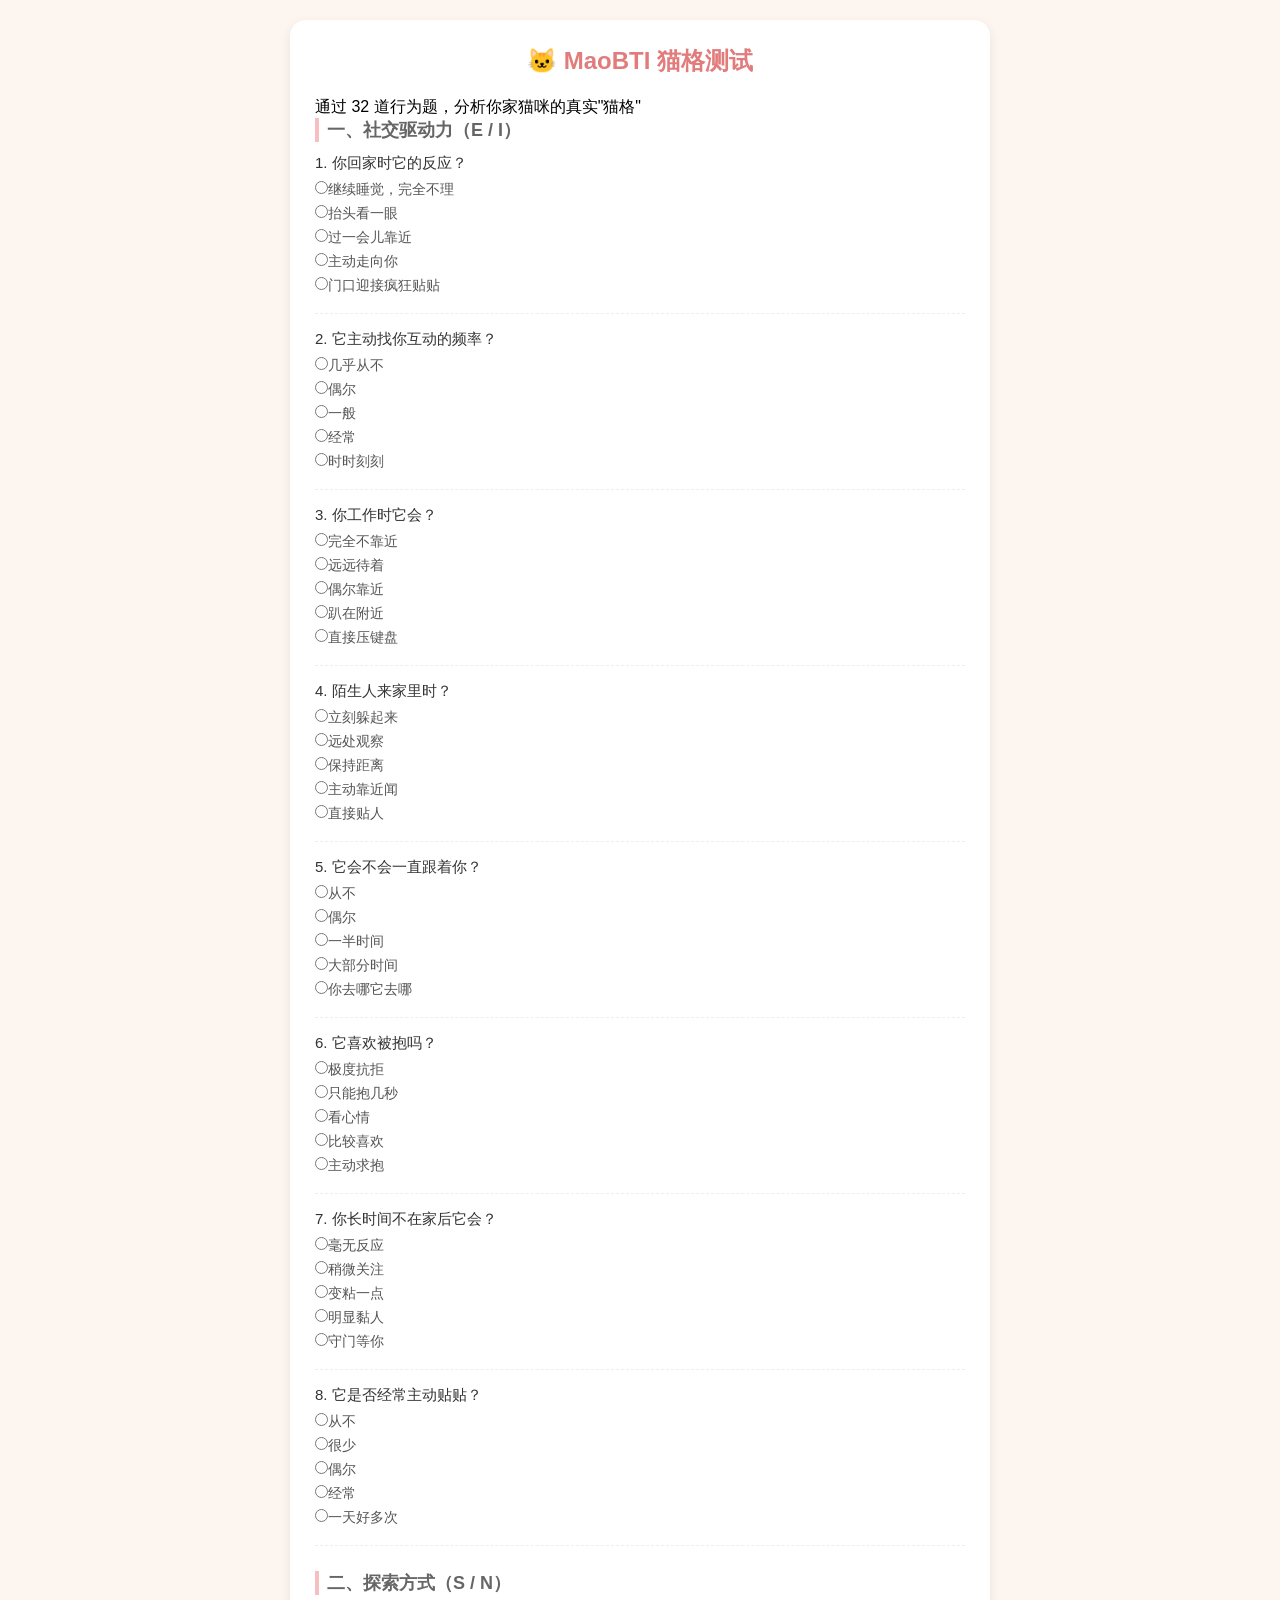
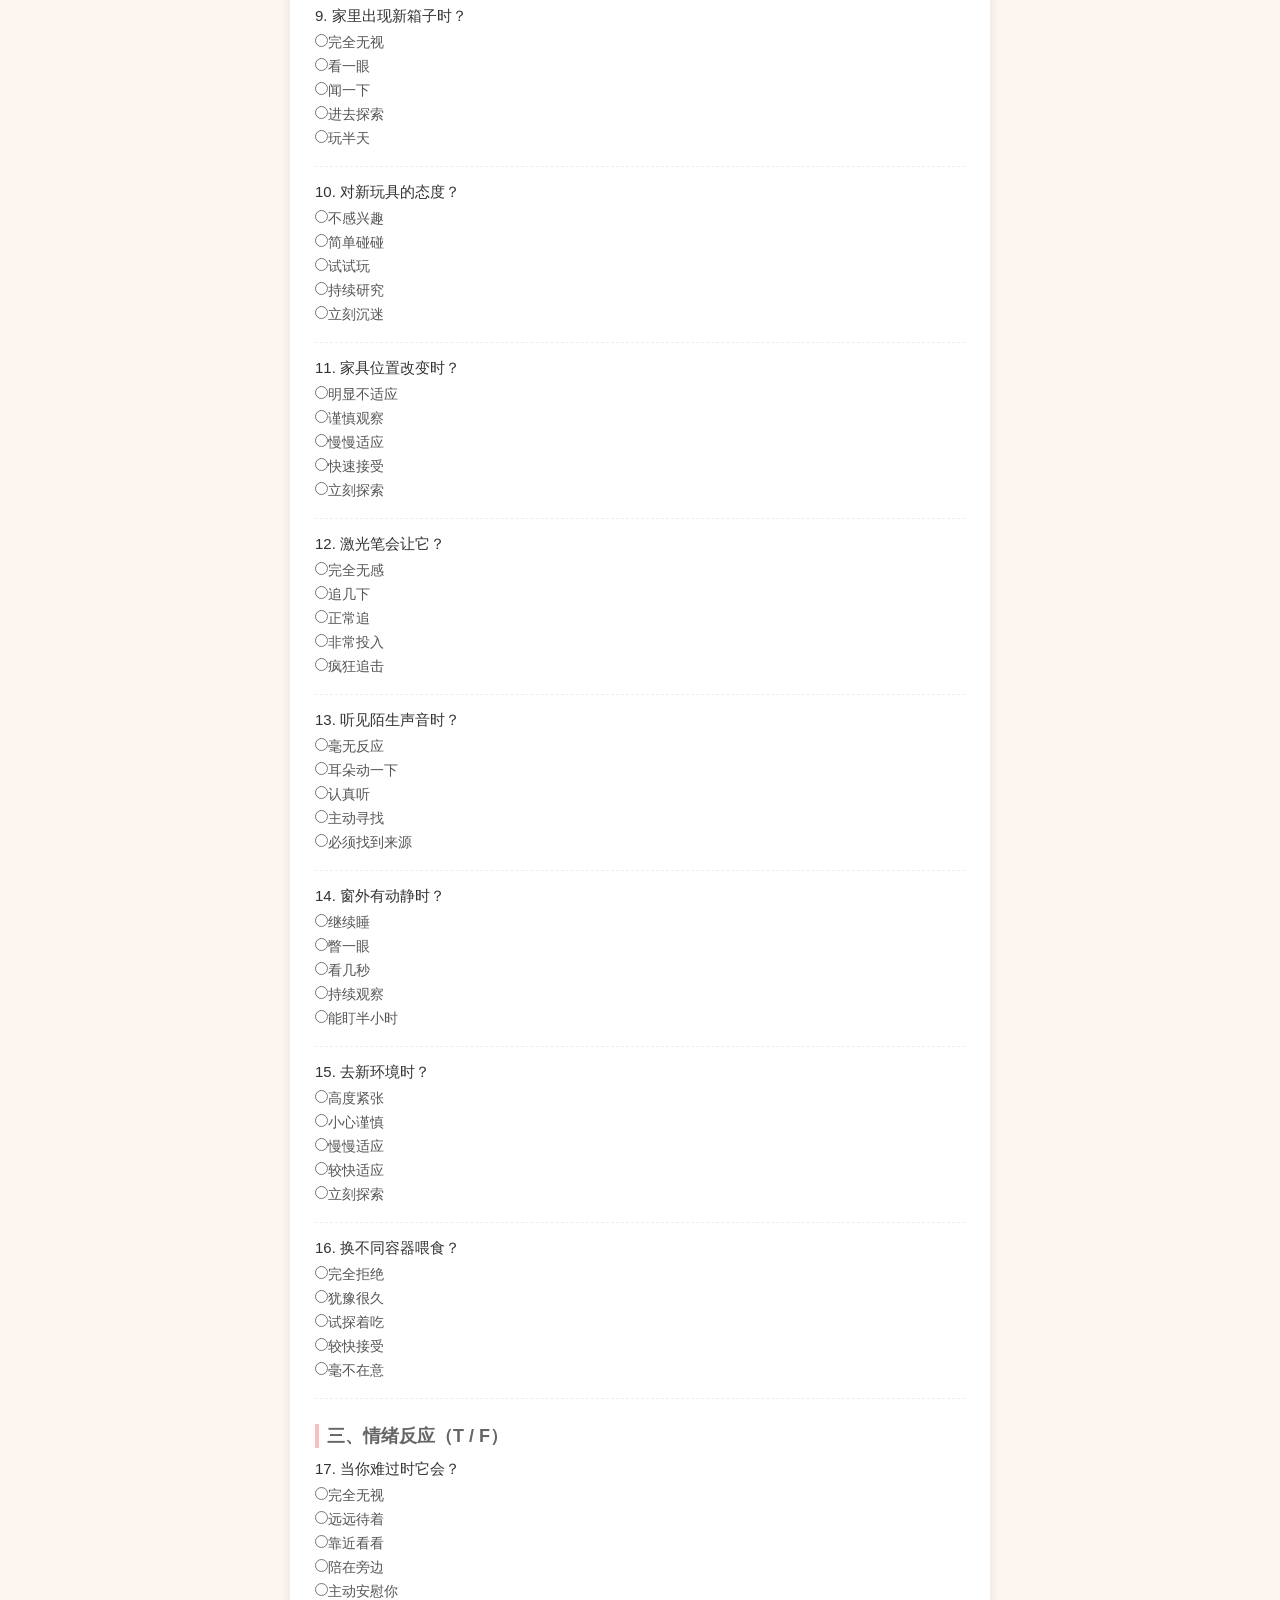
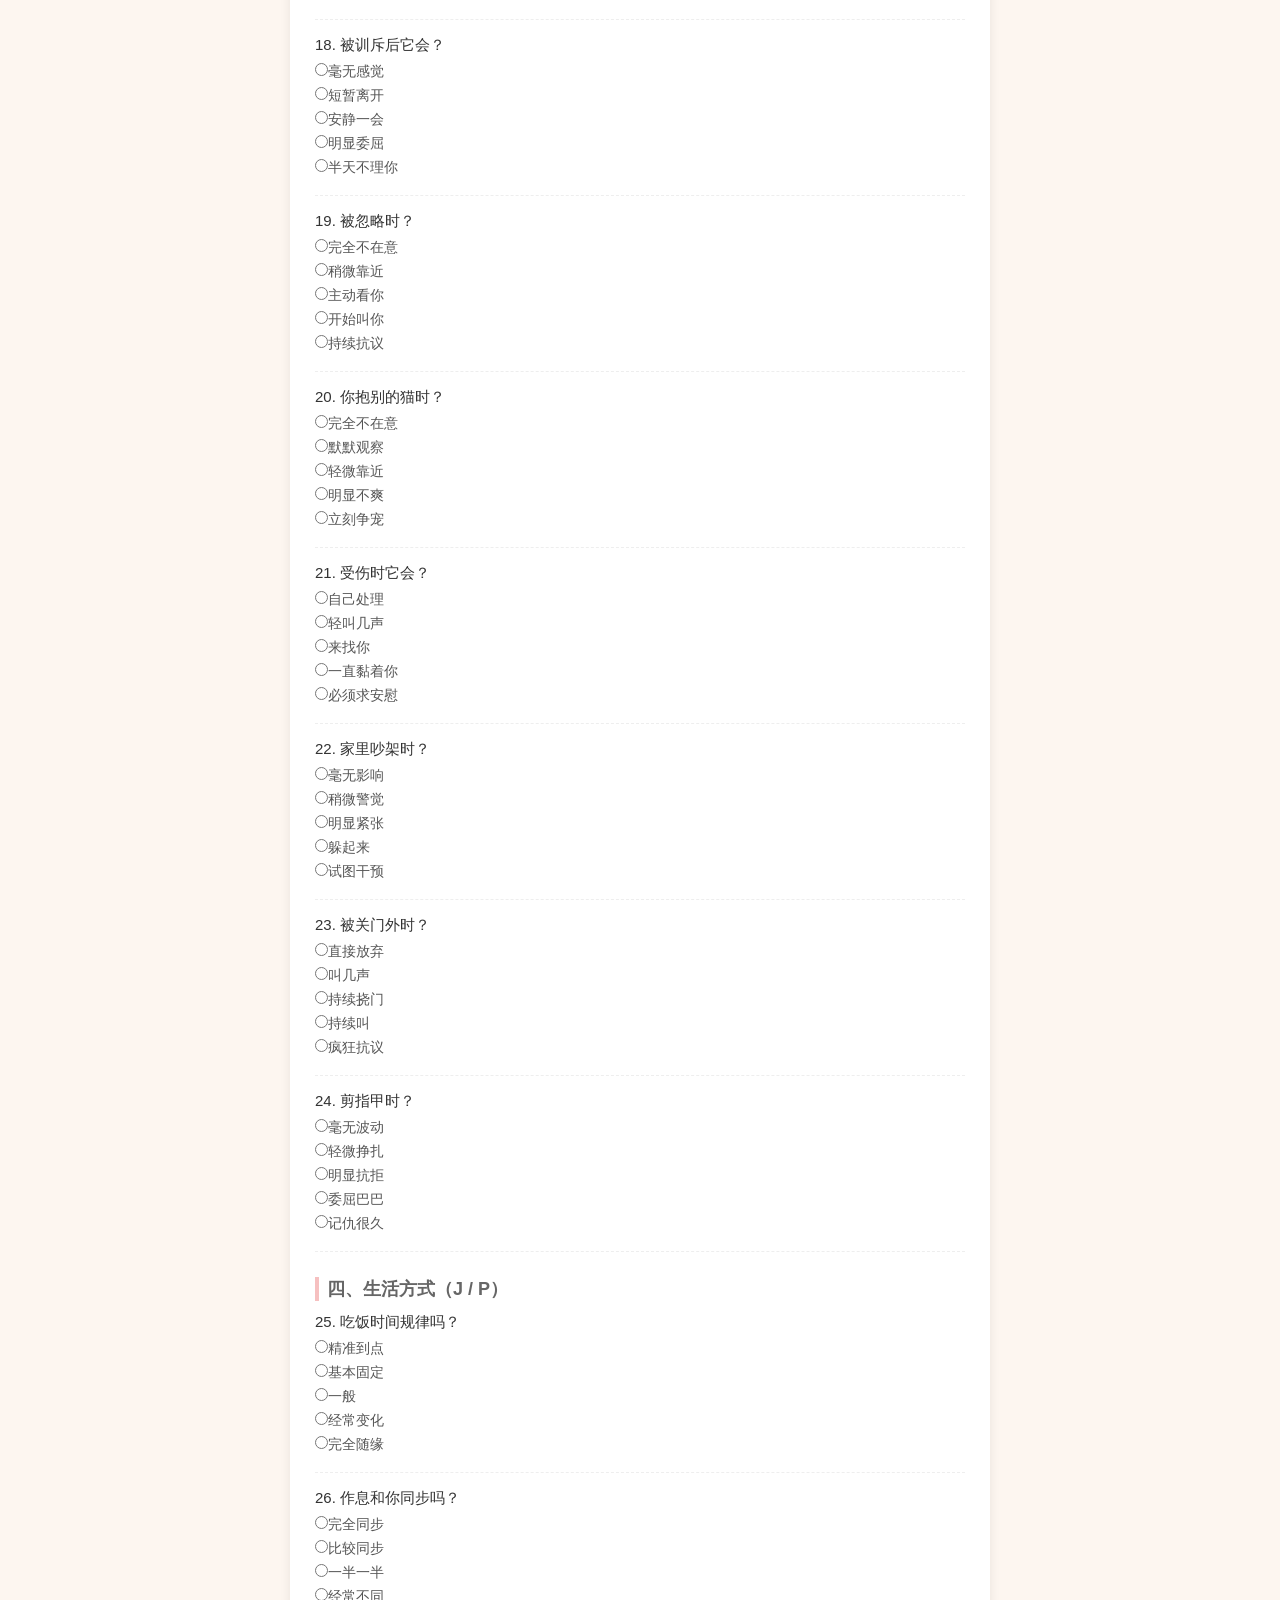
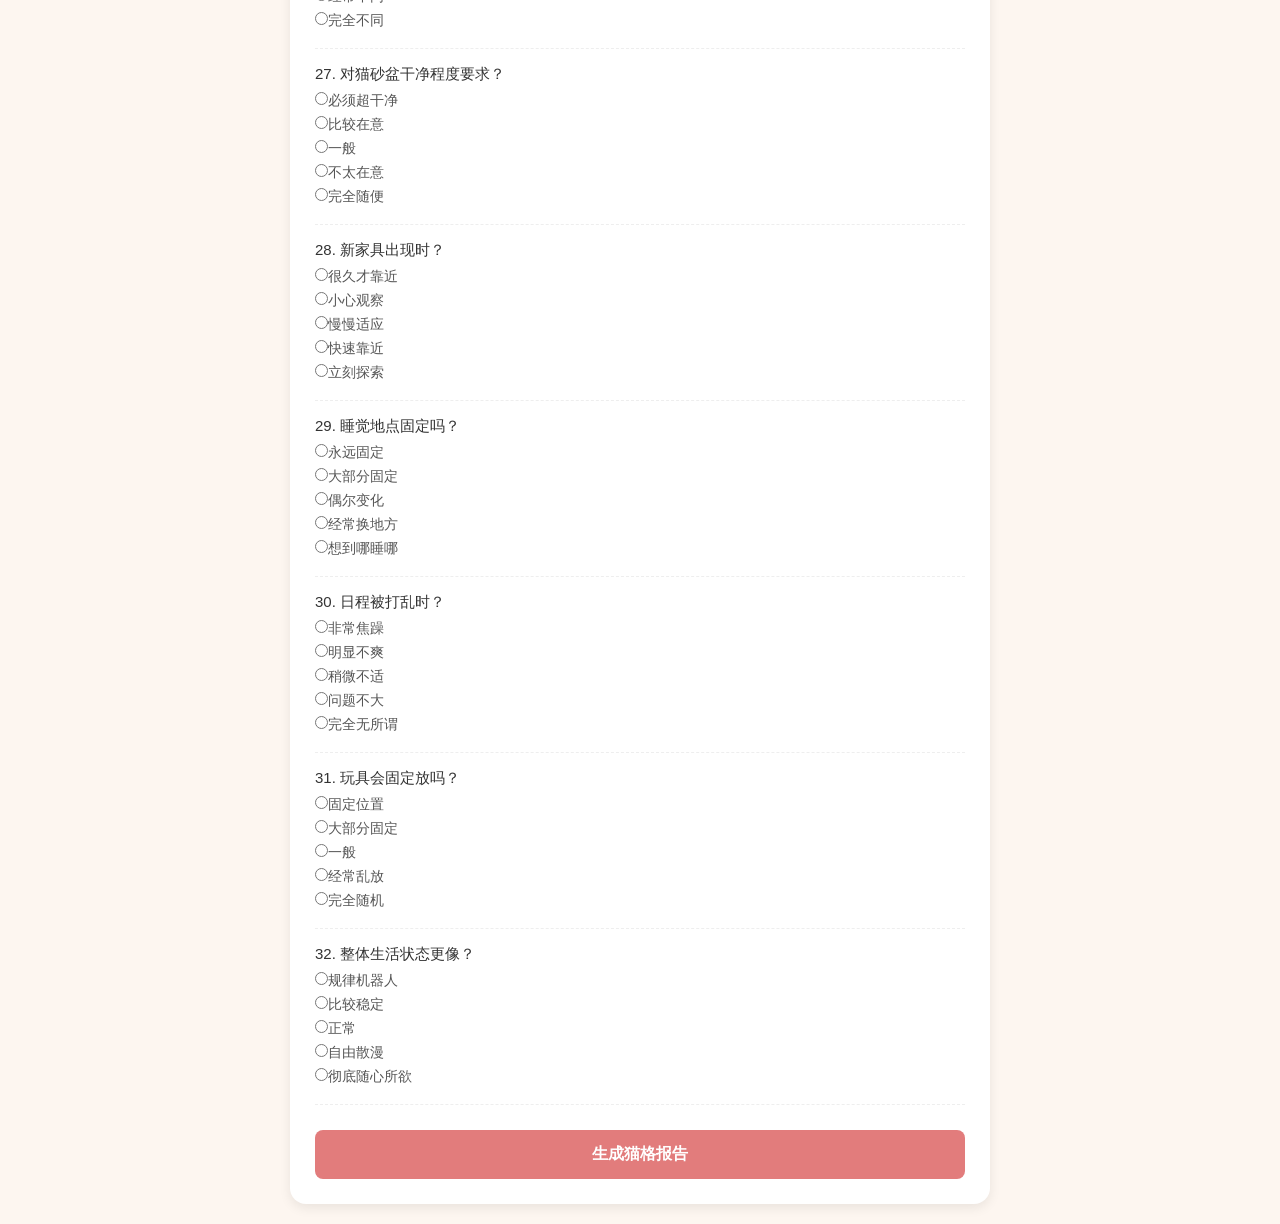
<file: index.html>
<!DOCTYPE html>
<html lang="zh-CN">
<head>
<meta charset="UTF-8" />
<meta name="viewport" content="width=device-width, initial-scale=1.0"/>
<title>MaoBTI 猫格测试</title>
<link rel="stylesheet" href="style.css"/>
</head>
<body>

<div class="box">

<h1>🐱 MaoBTI 猫格测试</h1>
<p class="subTitle">通过 32 道行为题，分析你家猫咪的真实"猫格"</p>

<form id="catForm">

<!-- E/I -->
<div class="part">
<h2>一、社交驱动力（E / I）</h2>

<div class="q">
<p>1. 你回家时它的反应？</p>
<label><input type="radio" name="E1" value="1" required>继续睡觉，完全不理</label>
<label><input type="radio" name="E1" value="2">抬头看一眼</label>
<label><input type="radio" name="E1" value="3">过一会儿靠近</label>
<label><input type="radio" name="E1" value="4">主动走向你</label>
<label><input type="radio" name="E1" value="5">门口迎接疯狂贴贴</label>
</div>

<div class="q">
<p>2. 它主动找你互动的频率？</p>
<label><input type="radio" name="E2" value="1">几乎从不</label>
<label><input type="radio" name="E2" value="2">偶尔</label>
<label><input type="radio" name="E2" value="3">一般</label>
<label><input type="radio" name="E2" value="4">经常</label>
<label><input type="radio" name="E2" value="5">时时刻刻</label>
</div>

<div class="q">
<p>3. 你工作时它会？</p>
<label><input type="radio" name="E3" value="1">完全不靠近</label>
<label><input type="radio" name="E3" value="2">远远待着</label>
<label><input type="radio" name="E3" value="3">偶尔靠近</label>
<label><input type="radio" name="E3" value="4">趴在附近</label>
<label><input type="radio" name="E3" value="5">直接压键盘</label>
</div>

<div class="q">
<p>4. 陌生人来家里时？</p>
<label><input type="radio" name="E4" value="1">立刻躲起来</label>
<label><input type="radio" name="E4" value="2">远处观察</label>
<label><input type="radio" name="E4" value="3">保持距离</label>
<label><input type="radio" name="E4" value="4">主动靠近闻</label>
<label><input type="radio" name="E4" value="5">直接贴人</label>
</div>

<div class="q">
<p>5. 它会不会一直跟着你？</p>
<label><input type="radio" name="E5" value="1">从不</label>
<label><input type="radio" name="E5" value="2">偶尔</label>
<label><input type="radio" name="E5" value="3">一半时间</label>
<label><input type="radio" name="E5" value="4">大部分时间</label>
<label><input type="radio" name="E5" value="5">你去哪它去哪</label>
</div>

<div class="q">
<p>6. 它喜欢被抱吗？</p>
<label><input type="radio" name="E6" value="1">极度抗拒</label>
<label><input type="radio" name="E6" value="2">只能抱几秒</label>
<label><input type="radio" name="E6" value="3">看心情</label>
<label><input type="radio" name="E6" value="4">比较喜欢</label>
<label><input type="radio" name="E6" value="5">主动求抱</label>
</div>

<div class="q">
<p>7. 你长时间不在家后它会？</p>
<label><input type="radio" name="E7" value="1">毫无反应</label>
<label><input type="radio" name="E7" value="2">稍微关注</label>
<label><input type="radio" name="E7" value="3">变粘一点</label>
<label><input type="radio" name="E7" value="4">明显黏人</label>
<label><input type="radio" name="E7" value="5">守门等你</label>
</div>

<div class="q">
<p>8. 它是否经常主动贴贴？</p>
<label><input type="radio" name="E8" value="1">从不</label>
<label><input type="radio" name="E8" value="2">很少</label>
<label><input type="radio" name="E8" value="3">偶尔</label>
<label><input type="radio" name="E8" value="4">经常</label>
<label><input type="radio" name="E8" value="5">一天好多次</label>
</div>
</div>

<!-- S/N -->
<div class="part">
<h2>二、探索方式（S / N）</h2>

<div class="q">
<p>9. 家里出现新箱子时？</p>
<label><input type="radio" name="S1" value="1" required>完全无视</label>
<label><input type="radio" name="S1" value="2">看一眼</label>
<label><input type="radio" name="S1" value="3">闻一下</label>
<label><input type="radio" name="S1" value="4">进去探索</label>
<label><input type="radio" name="S1" value="5">玩半天</label>
</div>

<div class="q">
<p>10. 对新玩具的态度？</p>
<label><input type="radio" name="S2" value="1">不感兴趣</label>
<label><input type="radio" name="S2" value="2">简单碰碰</label>
<label><input type="radio" name="S2" value="3">试试玩</label>
<label><input type="radio" name="S2" value="4">持续研究</label>
<label><input type="radio" name="S2" value="5">立刻沉迷</label>
</div>

<div class="q">
<p>11. 家具位置改变时？</p>
<label><input type="radio" name="S3" value="1">明显不适应</label>
<label><input type="radio" name="S3" value="2">谨慎观察</label>
<label><input type="radio" name="S3" value="3">慢慢适应</label>
<label><input type="radio" name="S3" value="4">快速接受</label>
<label><input type="radio" name="S3" value="5">立刻探索</label>
</div>

<div class="q">
<p>12. 激光笔会让它？</p>
<label><input type="radio" name="S4" value="1">完全无感</label>
<label><input type="radio" name="S4" value="2">追几下</label>
<label><input type="radio" name="S4" value="3">正常追</label>
<label><input type="radio" name="S4" value="4">非常投入</label>
<label><input type="radio" name="S4" value="5">疯狂追击</label>
</div>

<div class="q">
<p>13. 听见陌生声音时？</p>
<label><input type="radio" name="S5" value="1">毫无反应</label>
<label><input type="radio" name="S5" value="2">耳朵动一下</label>
<label><input type="radio" name="S5" value="3">认真听</label>
<label><input type="radio" name="S5" value="4">主动寻找</label>
<label><input type="radio" name="S5" value="5">必须找到来源</label>
</div>

<div class="q">
<p>14. 窗外有动静时？</p>
<label><input type="radio" name="S6" value="1">继续睡</label>
<label><input type="radio" name="S6" value="2">瞥一眼</label>
<label><input type="radio" name="S6" value="3">看几秒</label>
<label><input type="radio" name="S6" value="4">持续观察</label>
<label><input type="radio" name="S6" value="5">能盯半小时</label>
</div>

<div class="q">
<p>15. 去新环境时？</p>
<label><input type="radio" name="S7" value="1">高度紧张</label>
<label><input type="radio" name="S7" value="2">小心谨慎</label>
<label><input type="radio" name="S7" value="3">慢慢适应</label>
<label><input type="radio" name="S7" value="4">较快适应</label>
<label><input type="radio" name="S7" value="5">立刻探索</label>
</div>

<div class="q">
<p>16. 换不同容器喂食？</p>
<label><input type="radio" name="S8" value="1">完全拒绝</label>
<label><input type="radio" name="S8" value="2">犹豫很久</label>
<label><input type="radio" name="S8" value="3">试探着吃</label>
<label><input type="radio" name="S8" value="4">较快接受</label>
<label><input type="radio" name="S8" value="5">毫不在意</label>
</div>
</div>

<!-- T/F -->
<div class="part">
<h2>三、情绪反应（T / F）</h2>

<div class="q">
<p>17. 当你难过时它会？</p>
<label><input type="radio" name="T1" value="1" required>完全无视</label>
<label><input type="radio" name="T1" value="2">远远待着</label>
<label><input type="radio" name="T1" value="3">靠近看看</label>
<label><input type="radio" name="T1" value="4">陪在旁边</label>
<label><input type="radio" name="T1" value="5">主动安慰你</label>
</div>

<div class="q">
<p>18. 被训斥后它会？</p>
<label><input type="radio" name="T2" value="1">毫无感觉</label>
<label><input type="radio" name="T2" value="2">短暂离开</label>
<label><input type="radio" name="T2" value="3">安静一会</label>
<label><input type="radio" name="T2" value="4">明显委屈</label>
<label><input type="radio" name="T2" value="5">半天不理你</label>
</div>

<div class="q">
<p>19. 被忽略时？</p>
<label><input type="radio" name="T3" value="1">完全不在意</label>
<label><input type="radio" name="T3" value="2">稍微靠近</label>
<label><input type="radio" name="T3" value="3">主动看你</label>
<label><input type="radio" name="T3" value="4">开始叫你</label>
<label><input type="radio" name="T3" value="5">持续抗议</label>
</div>

<div class="q">
<p>20. 你抱别的猫时？</p>
<label><input type="radio" name="T4" value="1">完全不在意</label>
<label><input type="radio" name="T4" value="2">默默观察</label>
<label><input type="radio" name="T4" value="3">轻微靠近</label>
<label><input type="radio" name="T4" value="4">明显不爽</label>
<label><input type="radio" name="T4" value="5">立刻争宠</label>
</div>

<div class="q">
<p>21. 受伤时它会？</p>
<label><input type="radio" name="T5" value="1">自己处理</label>
<label><input type="radio" name="T5" value="2">轻叫几声</label>
<label><input type="radio" name="T5" value="3">来找你</label>
<label><input type="radio" name="T5" value="4">一直黏着你</label>
<label><input type="radio" name="T5" value="5">必须求安慰</label>
</div>

<div class="q">
<p>22. 家里吵架时？</p>
<label><input type="radio" name="T6" value="1">毫无影响</label>
<label><input type="radio" name="T6" value="2">稍微警觉</label>
<label><input type="radio" name="T6" value="3">明显紧张</label>
<label><input type="radio" name="T6" value="4">躲起来</label>
<label><input type="radio" name="T6" value="5">试图干预</label>
</div>

<div class="q">
<p>23. 被关门外时？</p>
<label><input type="radio" name="T7" value="1">直接放弃</label>
<label><input type="radio" name="T7" value="2">叫几声</label>
<label><input type="radio" name="T7" value="3">持续挠门</label>
<label><input type="radio" name="T7" value="4">持续叫</label>
<label><input type="radio" name="T7" value="5">疯狂抗议</label>
</div>

<div class="q">
<p>24. 剪指甲时？</p>
<label><input type="radio" name="T8" value="1">毫无波动</label>
<label><input type="radio" name="T8" value="2">轻微挣扎</label>
<label><input type="radio" name="T8" value="3">明显抗拒</label>
<label><input type="radio" name="T8" value="4">委屈巴巴</label>
<label><input type="radio" name="T8" value="5">记仇很久</label>
</div>
</div>

<!-- J/P -->
<div class="part">
<h2>四、生活方式（J / P）</h2>

<div class="q">
<p>25. 吃饭时间规律吗？</p>
<label><input type="radio" name="J1" value="1" required>精准到点</label>
<label><input type="radio" name="J1" value="2">基本固定</label>
<label><input type="radio" name="J1" value="3">一般</label>
<label><input type="radio" name="J1" value="4">经常变化</label>
<label><input type="radio" name="J1" value="5">完全随缘</label>
</div>

<div class="q">
<p>26. 作息和你同步吗？</p>
<label><input type="radio" name="J2" value="1">完全同步</label>
<label><input type="radio" name="J2" value="2">比较同步</label>
<label><input type="radio" name="J2" value="3">一半一半</label>
<label><input type="radio" name="J2" value="4">经常不同</label>
<label><input type="radio" name="J2" value="5">完全不同</label>
</div>

<div class="q">
<p>27. 对猫砂盆干净程度要求？</p>
<label><input type="radio" name="J3" value="1">必须超干净</label>
<label><input type="radio" name="J3" value="2">比较在意</label>
<label><input type="radio" name="J3" value="3">一般</label>
<label><input type="radio" name="J3" value="4">不太在意</label>
<label><input type="radio" name="J3" value="5">完全随便</label>
</div>

<div class="q">
<p>28. 新家具出现时？</p>
<label><input type="radio" name="J4" value="1">很久才靠近</label>
<label><input type="radio" name="J4" value="2">小心观察</label>
<label><input type="radio" name="J4" value="3">慢慢适应</label>
<label><input type="radio" name="J4" value="4">快速靠近</label>
<label><input type="radio" name="J4" value="5">立刻探索</label>
</div>

<div class="q">
<p>29. 睡觉地点固定吗？</p>
<label><input type="radio" name="J5" value="1">永远固定</label>
<label><input type="radio" name="J5" value="2">大部分固定</label>
<label><input type="radio" name="J5" value="3">偶尔变化</label>
<label><input type="radio" name="J5" value="4">经常换地方</label>
<label><input type="radio" name="J5" value="5">想到哪睡哪</label>
</div>

<div class="q">
<p>30. 日程被打乱时？</p>
<label><input type="radio" name="J6" value="1">非常焦躁</label>
<label><input type="radio" name="J6" value="2">明显不爽</label>
<label><input type="radio" name="J6" value="3">稍微不适</label>
<label><input type="radio" name="J6" value="4">问题不大</label>
<label><input type="radio" name="J6" value="5">完全无所谓</label>
</div>

<div class="q">
<p>31. 玩具会固定放吗？</p>
<label><input type="radio" name="J7" value="1">固定位置</label>
<label><input type="radio" name="J7" value="2">大部分固定</label>
<label><input type="radio" name="J7" value="3">一般</label>
<label><input type="radio" name="J7" value="4">经常乱放</label>
<label><input type="radio" name="J7" value="5">完全随机</label>
</div>

<div class="q">
<p>32. 整体生活状态更像？</p>
<label><input type="radio" name="J8" value="1">规律机器人</label>
<label><input type="radio" name="J8" value="2">比较稳定</label>
<label><input type="radio" name="J8" value="3">正常</label>
<label><input type="radio" name="J8" value="4">自由散漫</label>
<label><input type="radio" name="J8" value="5">彻底随心所欲</label>
</div>
</div>

<button type="submit" class="submitBtn">生成猫格报告</button>

</form>
</div>

<script src="script.js"></script>
</body>
</html>
</file>
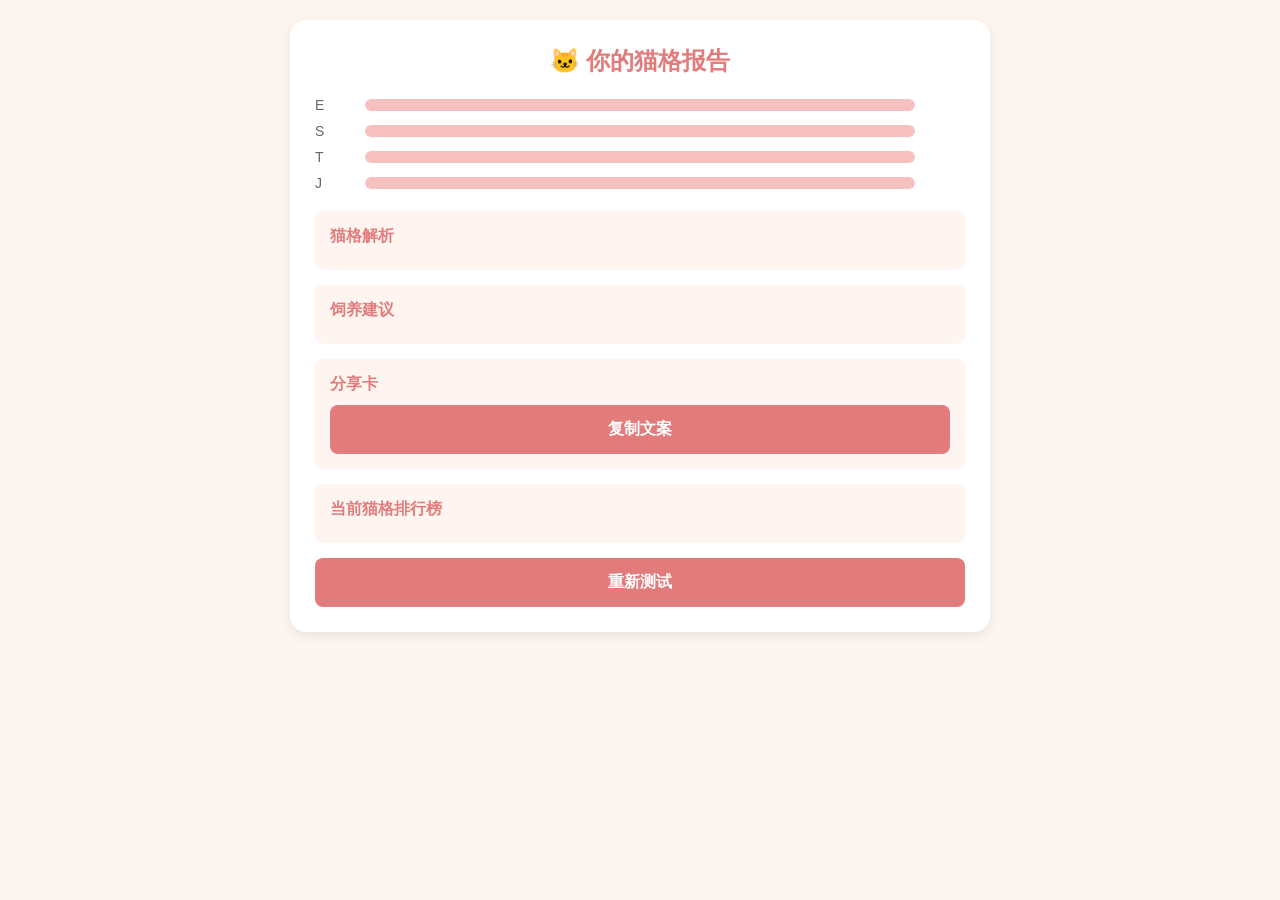
<file: result.html>
<!DOCTYPE html>
<html lang="zh-CN">
<head>
<meta charset="UTF-8">
<meta name="viewport" content="width=device-width, initial-scale=1.0">
<title>猫格报告</title>
<link rel="stylesheet" href="style.css">
</head>
<body>
<div class="box">

<div class="resultCard">

<h1>🐱 你的猫格报告</h1>
<h2 id="catName"></h2>
<p id="beat"></p>

<div class="bars">
<div class="barItem"><span>E</span><div class="barBg"><div id="bE" class="bar"></div></div><span id="tE"></span></div>
<div class="barItem"><span>S</span><div class="barBg"><div id="bS" class="bar"></div></div><span id="tS"></span></div>
<div class="barItem"><span>T</span><div class="barBg"><div id="bT" class="bar"></div></div><span id="tT"></span></div>
<div class="barItem"><span>J</span><div class="barBg"><div id="bJ" class="bar"></div></div><span id="tJ"></span></div>
</div>

<div class="descBox"><h3>猫格解析</h3><p id="catDesc"></p></div>
<div class="suggestBox"><h3>饲养建议</h3><p id="catSuggest"></p></div>

<!-- 分享卡 -->
<div class="descBox">
<h3>分享卡</h3>
<p id="shareText"></p>
<button class="submitBtn" onclick="copy()">复制文案</button>
</div>

<!-- 排行榜 -->
<div class="descBox">
<h3>当前猫格排行榜</h3>
<ol id="rankList"></ol>
</div>

<a href="index.html" class="resetBtn">重新测试</a>

</div>
</div>

<script src="script.js"></script>
</body>
</html>
</file>
<file: style.css>
* {
  margin: 0;
  padding: 0;
  box-sizing: border-box;
  font-family: "PingFang SC", "微软雅黑", sans-serif;
}

body {
  background: #fdf6f0;
  padding: 20px 10px;
}

.box {
  max-width: 700px;
  margin: 0 auto;
  background: white;
  padding: 25px;
  border-radius: 16px;
  box-shadow: 0 4px 12px rgba(0, 0, 0, 0.08);
}

nav {
  text-align: center;
  margin-bottom: 20px;
  font-size: 14px;
}

nav a {
  margin: 0 10px;
  color: #e27c7c;
  text-decoration: none;
}

nav a:hover {
  text-decoration: underline;
}

.hide {
  display: none;
}

h1 {
  text-align: center;
  color: #e27c7c;
  margin-bottom: 20px;
  font-size: 24px;
}

.part {
  margin-bottom: 25px;
}

.part h2 {
  color: #666;
  font-size: 18px;
  margin-bottom: 12px;
  padding-left: 8px;
  border-left: 4px solid #f6c0c0;
}

.q {
  margin-bottom: 16px;
  padding-bottom: 12px;
  border-bottom: 1px dashed #eee;
}

.q p {
  color: #333;
  font-weight: 500;
  margin-bottom: 8px;
  font-size: 15px;
}

.q label {
  display: block;
  margin: 6px 0;
  color: #555;
  font-size: 14px;
  cursor: pointer;
}

.submitBtn,
.resetBtn {
  display: block;
  width: 100%;
  text-align: center;
  background: #e27c7c;
  color: white;
  border: none;
  padding: 14px;
  border-radius: 8px;
  font-size: 16px;
  font-weight: bold;
  cursor: pointer;
  margin-top: 10px;
  text-decoration: none;
}

.submitBtn:hover,
.resetBtn:hover {
  background: #d16666;
}

.resultCard {
  text-align: center;
}

.percentTxt {
  color: #999;
  margin: 8px 0 20px;
  font-size: 15px;
}

.bars {
  margin: 20px 0;
}

.barItem {
  display: flex;
  align-items: center;
  margin: 10px 0;
  font-size: 14px;
}

.barItem span:first-child {
  width: 40px;
  text-align: left;
  color: #666;
}

.barBg {
  flex: 1;
  height: 12px;
  background: #f0f0f0;
  border-radius: 6px;
  margin: 0 10px;
  overflow: hidden;
}

.bar {
  height: 100%;
  background: #f6c0c0;
  border-radius: 6px;
  transition: width 0.6s ease;
}

.barItem span:last-child {
  width: 40px;
  text-align: right;
  color: #e27c7c;
  font-weight: bold;
}

.descBox,
.suggestBox {
  background: #fef5f0;
  padding: 15px;
  border-radius: 8px;
  margin: 15px 0;
  text-align: left;
}

.descBox h3,
.suggestBox h3 {
  color: #e27c7c;
  margin-bottom: 8px;
  font-size: 16px;
}

.descBox p,
.suggestBox p {
  color: #555;
  line-height: 1.6;
  font-size: 14px;
}
</file>
